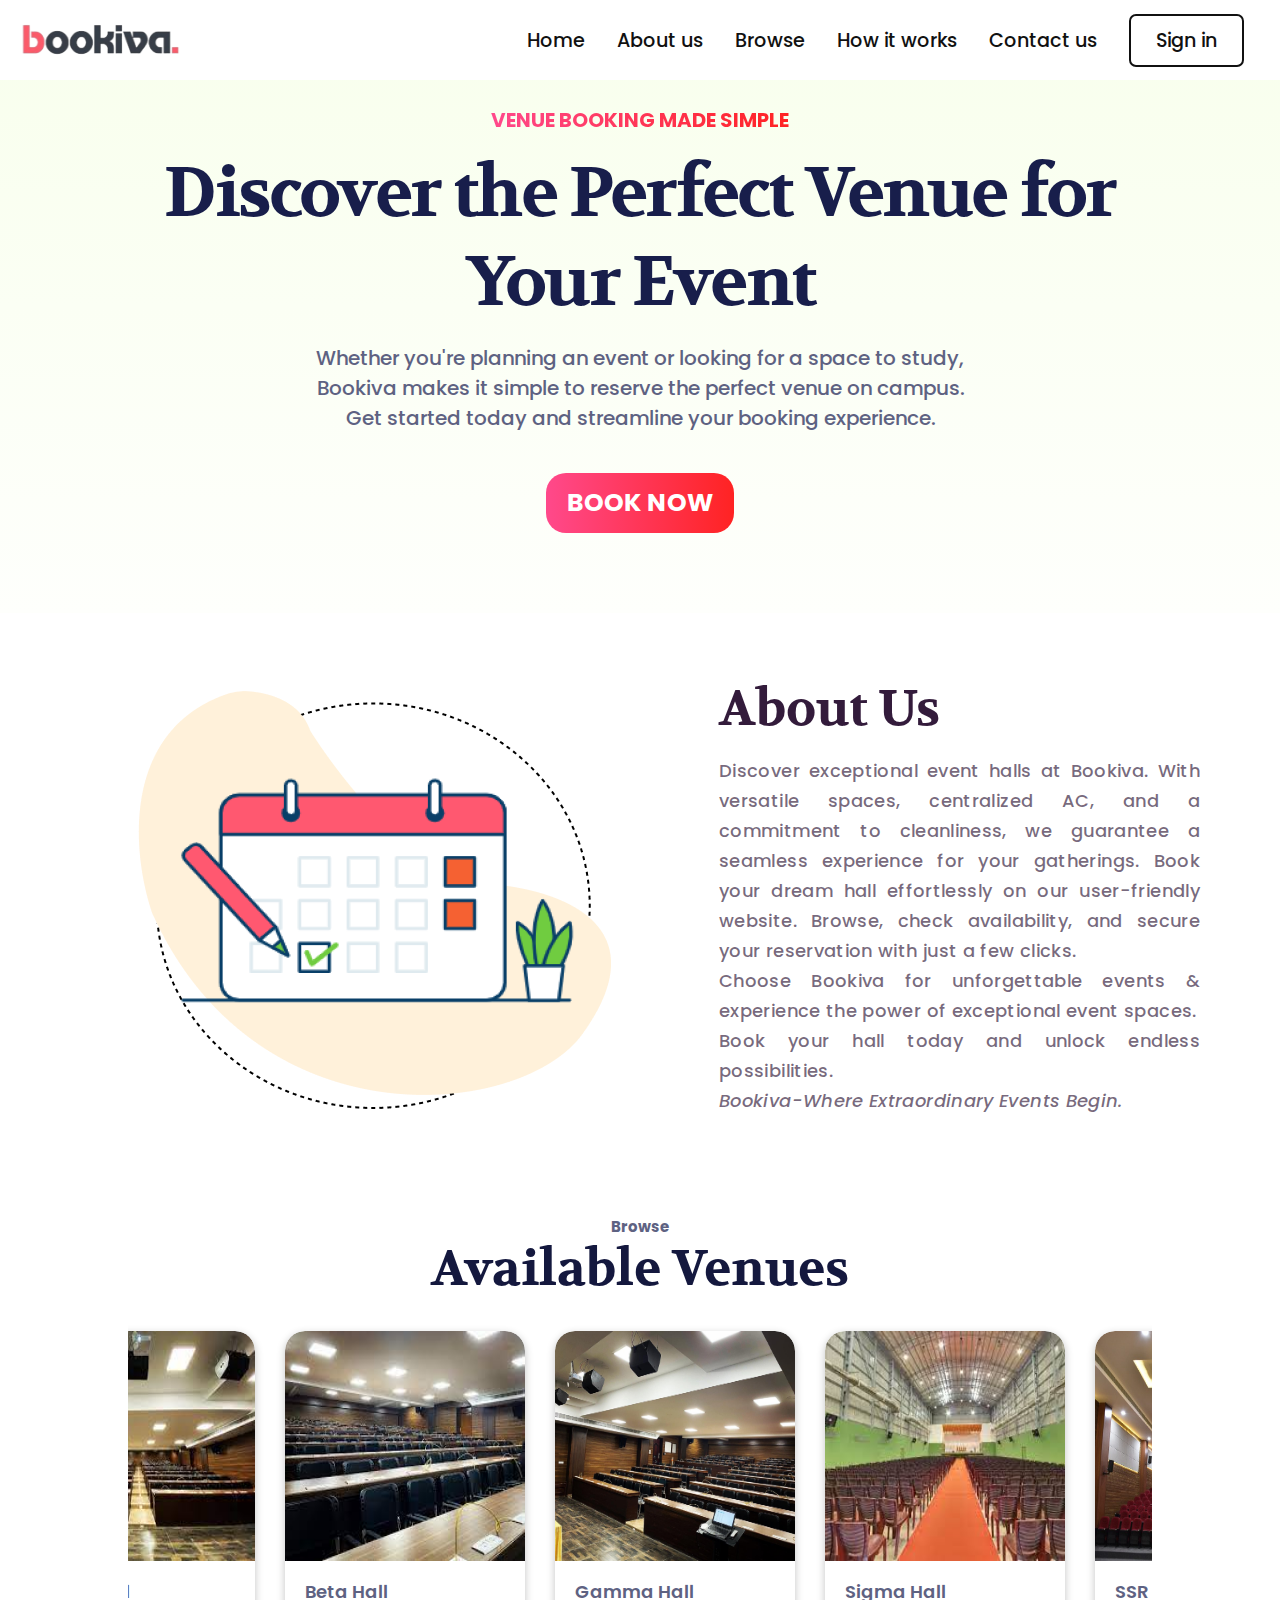
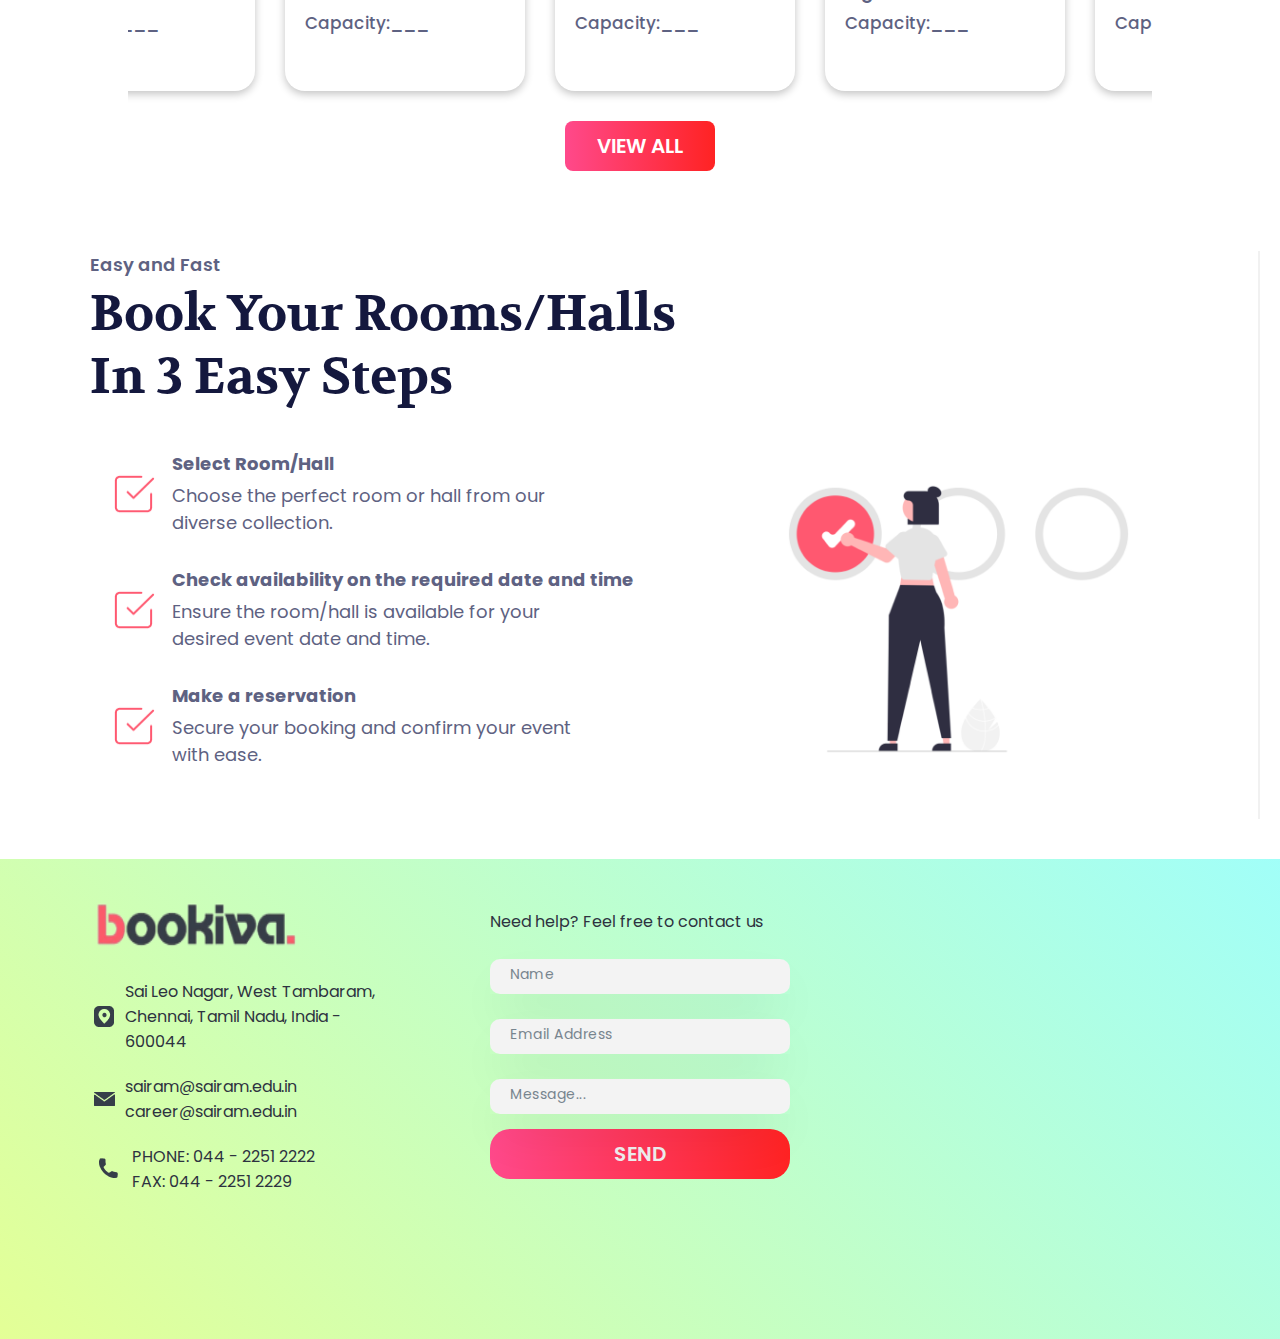
<file: index.html>
<!DOCTYPE html>
<html lang="en">
<head>
    <meta charset="UTF-8">
    <meta name="viewport" content="width=device-width, initial-scale=1.0">
    <title>Bookiva</title>
    <link rel="stylesheet" href="css/style.css">
    <link rel="stylesheet" href="https://use.fontawesome.com/releases/v5.15.4/css/all.css" integrity="sha384-DyZ88mC6Up2uqS4h/KRgHuoeGwBcD4Ng9SiP4dIRy0EXTlnuz47vAwmeGwVChigm" crossorigin="anonymous"/>
    <link rel="preconnect" href="https://fonts.googleapis.com">
    <link rel="preconnect" href="https://fonts.gstatic.com" crossorigin>
    <link href="https://fonts.googleapis.com/css2?family=Poppins:wght@400;500;700&display=swap" rel="stylesheet">
    <link rel="preconnect" href="https://fonts.googleapis.com">
    <link rel="preconnect" href="https://fonts.gstatic.com" crossorigin>
    <link href="https://fonts.googleapis.com/css2?family=Volkhov:ital,wght@0,400;0,700;1,700&display=swap" rel="stylesheet">
</head>
<body>
    <!--navbar section -->
    <nav class="navbar" id="navbar">
        <div class="navbar_container">
            <div class="navbar_logo">
                <img src="public/images/logo.png" alt="Bookiva">
            </div>
            <div class="navbar_toggle" id="mobile_menu">
                <span class="bar"></span>
                <span class="bar"></span>
                <span class="bar"></span>
            </div>
            <ul class="navbar_menu">
                <li class="navbar_items">
                    <a href="#home" onclick="mobileMenu()" class="navbar_links">Home</a>
                </li>
                <li class="navbar_items">
                    <a href="#about" onclick="mobileMenu()" class="navbar_links">About us</a>
                </li>
                <li class="navbar_items">
                    <a href="#browse" onclick="mobileMenu()"  class="navbar_links">Browse</a>
                </li>
                <li class="navbar_items">
                    <a href="#howto" onclick="mobileMenu()"  class="navbar_links">How it works</a>
                </li>
                <li class="navbar_items">
                    <a href="#contact" onclick="mobileMenu()"  class="navbar_links">Contact us</a>
                </li>
                <li class="navbar_btn">
                    <a href="/"  onclick="mobileMenu()" class="button">Sign in</a>
                </li>
            </ul>
        </div>
    </nav>

    <!--hero section-->
    <div class="hero" id="home">
        <div class="hero_container">
            <h3 class="tagline">VENUE BOOKING MADE SIMPLE</h3>
            <h1 class="hero_heading">Discover the Perfect Venue for Your Event</h1>
            <p class="hero_description">Whether you're planning an event or looking for a space to study, Bookiva makes it simple to reserve the perfect venue on campus. Get started today and streamline your booking experience.</p>
            <button class="hero_btn">
                <a href="venue.html">BOOK NOW</a>
            </button>
        </div>
    </div>

    <!--about section-->
    <div class="about" id="about">
        <div class="about_container">
            <div class="about_img">
                <img src="public/images/about-us.png" alt="abt-img">
            </div>
        <div class="about_content_container">
            <h3 class="about_heading">About Us</h3>
            <div class="about_content">
            <p>Discover exceptional event halls at Bookiva. With versatile spaces, centralized AC, and a commitment to cleanliness, we guarantee a seamless experience for your gatherings. Book your dream hall effortlessly on our user-friendly website. Browse, check availability, and secure your reservation with just a few clicks. </p>
                <p>Choose Bookiva for unforgettable events & experience the power of exceptional event spaces.</p>
                <p>Book your hall today and unlock endless possibilities.
                <i>Bookiva-Where Extraordinary Events Begin.</i></p>
            </div>
        </div>
        </div>
    </div>

    <!--Browse section-->
    <div class="browse" id="browse">
        <div class="browse_container">
            <div class="heading">
                <h5 class="small_heading">Browse</h5>
                <h3 class="main_heading">Available Venues</h3>
            </div>
        </div>
        <div class="container">
            <div class="slide-track">
            <div class="card">
                <div class="card-image">
                    <img src="venue images/alpha.jpeg" alt="">
                </div>
                <div class="content">
                    <div class="venue-details">
                        <h2>Alpha Hall</h2>
                        <p>Capacity:___</p>
                    </div>
                </div>
            </div>
            <div class="card">
                <div class="card-image">
                    <img src="venue images/beta.jpeg" alt="">
                </div>
                <div class="content">
                    <div class="venue-details">
                        <h2>Beta Hall</h2>
                        <p>Capacity:___</p>
                    </div>
                </div>
            </div>
            <div class="card">
                <div class="card-image">
                    <img src="venue images/gamma.jpeg" alt="">
                </div>
                <div class="content">
                    <div class="venue-details">
                        <h2>Gamma Hall</h2>
                        <p>Capacity:___</p>
                    </div>
                </div>
            </div>
            <div class="card">
                <div class="card-image">
                    <img src="venue images/sigma.jpeg" alt="">
                </div>
                <div class="content">
                    <div class="venue-details">
                        <h2>Sigma Hall</h2>
                        <p>Capacity:___</p>
                    </div>
                </div>
            </div>
            <div class="card">
                <div class="card-image">
                    <img src="venue images/ssr.jpg" alt="">
                </div>
                <div class="content">
                    <div class="venue-details">
                        <h2>SSR Hall</h2>
                        <p>Capacity:___</p>
                    </div>
                </div>
            </div>
            <div class="card">
                <div class="card-image">
                    <img src="venue images/vrr.jpg" alt="">
                </div>
                <div class="content">
                    <div class="venue-details">
                        <h2>VRR Hall</h2>
                        <p>Capacity:___</p>
                    </div>
                </div>
            </div>
            <div class="card">
                <div class="card-image">
                    <img src="venue images/alpha.jpeg" alt="">
                </div>
                <div class="content">
                    <div class="venue-details">
                        <h2>Alpha Hall</h2>
                        <p>Capacity:___</p>
                    </div>
                </div>
            </div>
            <div class="card">
                <div class="card-image">
                    <img src="venue images/beta.jpeg" alt="">
                </div>
                <div class="content">
                    <div class="venue-details">
                        <h2>Beta Hall</h2>
                        <p>Capacity:___</p>
                    </div>
                </div>
            </div>
            <div class="card">
                <div class="card-image">
                    <img src="venue images/gamma.jpeg" alt="">
                </div>
                <div class="content">
                    <div class="venue-details">
                        <h2>Gamma Hall</h2>
                        <p>Capacity:___</p>
                    </div>
                </div>
            </div>
            <div class="card">
                <div class="card-image">
                    <img src="venue images/sigma.jpeg" alt="">
                </div>
                <div class="content">
                    <div class="venue-details">
                        <h2>Sigma Hall</h2>
                        <p>Capacity:___</p>
                    </div>
                </div>
            </div>
            <div class="card">
                <div class="card-image">
                    <img src="venue images/ssr.jpg" alt="">
                </div>
                <div class="content">
                    <div class="venue-details">
                        <h2>SSR Hall</h2>
                        <p>Capacity:___</p>
                    </div>
                </div>
            </div>
            <div class="card">
                <div class="card-image">
                    <img src="venue images/vrr.jpg" alt="">
                </div>
                <div class="content">
                    <div class="venue-details">
                        <h2>VRR Hall</h2>
                        <p>Capacity:___</p>
                    </div>
                </div>
            </div>
            </div>
        </div>
        <div class="see-more">
            <button class="view-more">
                <a href="venue.html">VIEW ALL</a>
            </button>
        </div>
    </div>   

    <!--how it works-->
    <div class="how-to" id="howto">
    <div class="how-it-works">
        <p class="how-it-works-easy-fast">Easy and Fast</p>
        <h1 class="how-it-works-heading">Book Your Rooms/Halls In 3 Easy Steps</h1>
        <div class="how-it-works-container">            
          <div class="steps">
            <div class="steps-item">
              <img src="public/images/check-square.png" alt="check-img">
              <div class="steps-text">
                <h2 class="steps-heading">Select Room/Hall</h2>
                <p class="steps-content">Choose the perfect room or hall from our diverse collection.</p>
              </div>
            </div>
            <div class="steps-item">
              <img src="public/images/check-square.png" alt="check-img">
              <div class="steps-text">
                <h2 class="steps-heading">Check availability on the required date and time</h2>
                <p class="steps-content">Ensure the room/hall is available for your desired event date and time.</p>
              </div>
            </div>
            <div class="steps-item">
              <img src="public/images/check-square.png" alt="check-img">
              <div class="steps-text">
                <h2 class="steps-heading">Make a reservation</h2>
                <p class="steps-content">Secure your booking and confirm your event with ease.</p>
              </div>
            </div>
          </div>
          <div class="book-img">
            <img src="public/images/undraw-check-boxes-re-v-40-f-1.png" alt="book-img">
          </div>
        </div>
    </div>
    </div>

  <!--footer-->
  <section id="contact" class="footer">
    <div class="contact">
        <div class="logo">
          <img src="public/images/logo.png" alt="logo-img">
        </div>
        <div class="address">
          <img src="public/images/location-logo.png" alt="contact-img">
          <div class="address_line">
            <p>Sai Leo Nagar, West Tambaram, Chennai, Tamil Nadu, India - 600044</p>
          </div>
        </div>
        <div class="mail">
          <img src="public/images/mail-logo.png" alt="contact-img">
          <div class="mail_line">
            <p>sairam@sairam.edu.in</p>
            <p>career@sairam.edu.in</p>
          </div>
        </div>
        <div class="phone">
          <img src="public/images/phone-logo.png" alt="contact-img">
          <div class="phone_line">
            <p>PHONE: 044 - 2251 2222</p>
            <p>FAX: 044 - 2251 2229</p>
          </div>
        </div>
      </div>
        <div class="form">
            <div class="subtitle">Need help? Feel free to contact us</div>
            <div class="input-container">
              <input id="firstname" class="input" type="text" placeholder=" " />
              <label for="firstname" class="placeholder">Name</label>
            </div>
            <div class="input-container">
              <input id="Email" class="input" type="email" placeholder=" " />
              <label for="Email" class="placeholder">Email Address</label>
            </div>
            <div class="input-container">
              <input id="message" class="input" type="text" placeholder=" " />
              <label for="message" class="placeholder">Message...</label>
            </div>
            <button type="text" class="send">SEND</button>
          </div>
        <div class="map-contact">
            <iframe src="https://www.google.com/maps/embed?pb=!1m18!1m12!1m3!1d3888.175064573149!2d80.04872638885497!3d12.960647099999996!2m3!1f0!2f0!3f0!3m2!1i1024!2i768!4f13.1!3m3!1m2!1s0x3a52f51f638ddfbb%3A0xf3aef7ec7c8979ba!2sSri%20Sairam%20Institute%20of%20Technology!5e0!3m2!1sen!2sin!4v1689157309296!5m2!1sen!2sin" width="400" height="300" style="border:0;" allowfullscreen="" loading="lazy" referrerpolicy="no-referrer-when-downgrade"></iframe>
        </div>
    </section>
    <script src="/js/main.js"></script>
    <script src="/js/cal.js"></script>
</body>
</html>
</file>
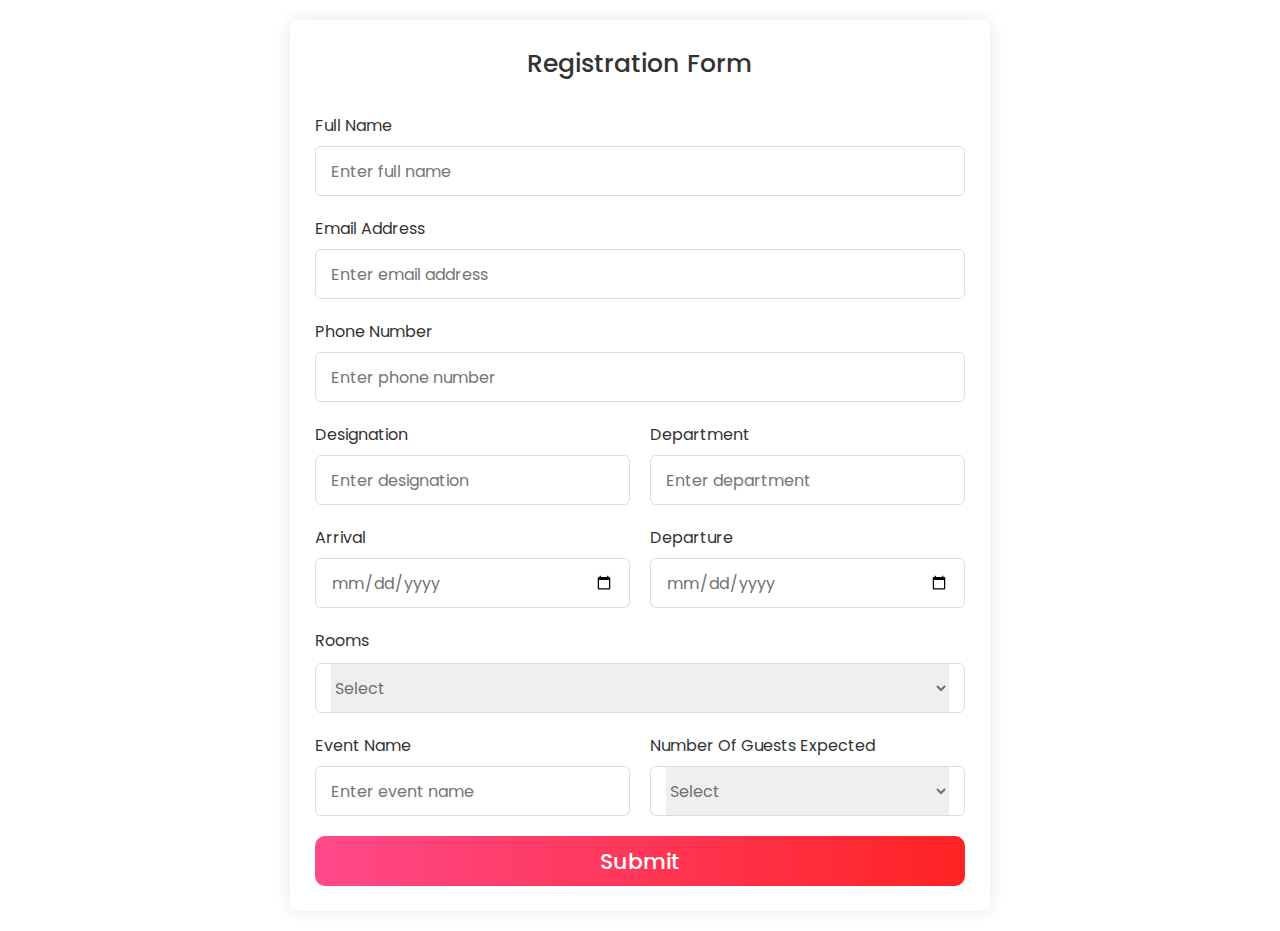
<file: forms.html>
<!DOCTYPE html>
<html lang="en">
<head>
    <meta charset="UTF-8">
    <meta name="viewport" content="width=device-width, initial-scale=1.0">
    <title>Book Rooms</title>
    <link rel="stylesheet" href="css/forms.css">
    <link rel="stylesheet" href="https://use.fontawesome.com/releases/v5.15.4/css/all.css" integrity="sha384-DyZ88mC6Up2uqS4h/KRgHuoeGwBcD4Ng9SiP4dIRy0EXTlnuz47vAwmeGwVChigm" crossorigin="anonymous"/>
    <link rel="preconnect" href="https://fonts.googleapis.com">
    <link rel="preconnect" href="https://fonts.gstatic.com" crossorigin>
    <link href="https://fonts.googleapis.com/css2?family=Poppins:wght@400;500;700&display=swap" rel="stylesheet">
    <link rel="preconnect" href="https://fonts.googleapis.com">
    <link rel="preconnect" href="https://fonts.gstatic.com" crossorigin>
    <link href="https://fonts.googleapis.com/css2?family=Volkhov:ital,wght@0,400;0,700;1,700&display=swap" rel="stylesheet">
</head>
<body>
    <div class="form-container">
        <header>Registration Form</header>
        <form action="/" class="form">
          <div class="forms-input">
            <label>Full Name</label>
            <input type="text" placeholder="Enter full name" required />
          </div>

          <div class="forms-input">
            <label>Email Address</label>
            <input type="text" placeholder="Enter email address" required />
          </div>

          <div class="forms-input">
            <label>Phone Number</label>
            <input type="number" placeholder="Enter phone number" required />
          </div>
          
          <div class="column">
            <div class="forms-input">
              <label>Designation</label>
              <input type="Text" placeholder="Enter designation" required />
            </div>
            <div class="forms-input">
                <label>Department</label>
                <input type="text" placeholder="Enter department" required />
            </div>
          </div>

          <div class="column">
            <div class="forms-input">
              <label>Arrival</label>
              <input type="date" placeholder="Enter birth date" required />
            </div>
            <div class="forms-input">
                <label>Departure</label>
                <input type="date" placeholder="Enter birth date" required />
            </div>
          </div>
  
          <div class="forms-input halls">
            <label>Rooms</label>
            <div class="column">
              <div class="select-box">
                <select>
                  <option hidden>Select</option>
                  <option>alpha</option>
                  <option>beta</option>
                  <option>gamma</option>
                  <option>sigma</option>
                </select>
              </div>
            </div>
          </div>
          <div class="column">
            <div class="forms-input">
                <label>Event Name</label>
                <input type="text" placeholder="Enter event name" required />
            </div>
            <div class="forms-input event">
              <label>Number Of Guests Expected</label>
              <div class="column">
                <div class="select-box">
                  <select>
                    <option hidden>Select</option>
                    <option>less than 50</option>
                    <option>less than 100</option>
                    <option>less than 200</option>
                    <option>less than 00</option>
                  </select>
                </div>
            </div>
            </div>
          </div>
          <button>Submit</button>
        </form>
      </div>
    </body>
  </html>
</file>
<file: css/style.css>
*{
    box-sizing: border-box;
    margin: 0;
    padding: 0;
    font-family: 'Poppins',sans-serif;
    scroll-behavior: smooth;

}
/*navbar section*/
.navbar {
    position: fixed;
    top: 0;
    left: 0;
    width: 100%;
    background: #ffffff;
    height: 80px;
    width: 100vw;
    display: flex;
    justify-content: center;
    align-items: center;
    font-size: 1.2rem;
    z-index: 100;
}

.navbar_container {
    display: flex;
    justify-content: space-between;
    height: 80px;
    width: 100%;
    max-width: 1300px;
    margin: auto auto;
    padding: 20px 20px;
}

.navbar_logo {
    display: flex;
    align-items: center;
    cursor: pointer;
}

.navbar_logo img{
    width: 160px;
    height: 38px;
    flex-shrink: 0;
}
.navbar_menu {
    display: flex;
    align-items: center;
    list-style: none;
    text-align: center;
}

.navbar_items {
    height: 80px;
}

.navbar_links {
    color: #111111;
    display: flex;
    align-items: center;
    justify-content: center;
    text-decoration: none;
    padding: 0 1rem;
    height: 100%;
    font-weight: 500;
}

.navbar_links:hover {
    background: linear-gradient(90deg, #FF498B 0%, #FF2323 100%, #FF2323 100%);
    -webkit-background-clip: text;
    -webkit-text-fill-color: transparent;
    transform: translateY(-2px);
}

.navbar_btn {
    height: 60px;
    display: flex;
    align-items: center;
    justify-content: center;
    text-align: center;
    list-style: none;
    padding: 1rem 1rem;
}

.button {
    display: flex;
    justify-content: center;
    text-decoration: none;
    background-color: transparent;
    border: 2px solid #111111;
    border-radius: 7px;
    color: #111111;
    margin: 0;
    outline: none;
    padding: 10px 25px;
    text-align: center;
    transition: all 300ms cubic-bezier(.23, 1, 0.32, 1);  
    font-style: normal;
    font-weight: 500;
}

.button:hover {
  color: #fff;
  background: linear-gradient(90deg, #FF498B 0%, #FF2323 100%, #FF2323 100%);
  border: none;
  box-shadow: linear-gradient(90deg, #FF498B 0%, #FF2323 100%, #FF2323 100%) 0 8px 15px;
  transform: translateY(-2px);
}

.button:active {
  box-shadow: none;
  transform: translateY(0);
}

@media  screen and (max-width:1150px){
    .navbar {
        position: fixed;
        top: 0;
        left: 0;
        width: 100%;
        font-size: 1rem;
    }

    .navbar_container {
        display: flex;
        justify-content: space-between;
        height: 80px;
        width: 100%;
        z-index: 1;
        width: 100%;
        max-width: 1300px;
        padding: 20px 20px;
    }

    .navbar_logo img {
        width: 160px;
        height: 40px;
        flex-shrink: 0;
    }
}
@media screen and (max-width: 1000px) {
    .navbar {
        height: 60px;
    }

    .navbar_container {
        display: flex;
        height: 60px;
        justify-content: space-between;
        width: 100%;
        max-width: 1300px;
        padding: 0;
    }

    .navbar_menu {
        display: grid;
        grid-template-columns: auto;
        margin: 0;
        width: 100%;
        position: absolute;
        top: -1000px;
        opacity: 1;
        transition: all 0.5s ease;
        z-index: -1;
    }

    .navbar_menu.active {
        background: #ffffff;
        top: 100%;
        opacity: 1;
        transition: all 0.5s ease;
        z-index: 99;
        height: 70vh;
        font-size: 1.2rem;
    }

    .navbar_logo {
        padding-left: 25px;
        align-items: center;
    }

    .navbar_logo img {
        width: 160px;
        height: 40px;
        flex-shrink: 0;
    }

    .navbar_toggle .bar {
        width: 25px;
        height: 3px;
        margin: 5px auto;
        transition: all 0.3s ease-in-out;
        background: #111111;
    }

    .navbar_items {
        width: 100%;
        height: 50px;
    }

    .navbar_links {
        color: #111111;
        text-align: center;
        width: 100%;
        display: table;
    }


    #mobile_menu {
        position: absolute;
        top: 20%;
        right: 5%;
        transform: translate(5%,20%);
    }

    .navbar_toggle .bar {
        display: block;
        cursor: pointer;
    }

    #mobile_menu.is-active .bar:nth-child(2) {
        opacity: 0;
    }

    #mobile_menu.is-active .bar:nth-child(1) {
        transform: translateY(8px) rotate(45deg);
    }

    #mobile_menu.is-active .bar:nth-child(3) {
        transform: translateY(-8px) rotate(-45deg);
    }
}

/*hero-section*/
.hero {
    background: linear-gradient(180deg, #F8FFEC 0%, #FEFFFC 100%);
    padding: 25px 0 0 0;
    display: flex;
    align-items: center;
    justify-content: center;
}
.hero_container {
    padding-top: 30px;
    display: flex;
    flex-direction: column;
    justify-content: center;
    align-items: center;
    max-width: 1200px;
    text-align: center;
    padding: 80px 10px;
}
.tagline {
    font-family: Poppins;
    font-size: 20px;
    font-style: normal;
    font-weight: 700;
    text-transform: uppercase;
    background: linear-gradient(90deg, #FF498B 0%, #FF2323 100%, #FF2323 100%);
    -webkit-background-clip: text;
    -webkit-text-fill-color: transparent;
    margin-bottom: 15px;
}
.hero_heading {
    color: #181E4B;
    text-align: center;
    text-shadow: 0px 4px 80px 0px rgba(255, 38, 43, 0.25);
    font-family: Volkhov;
    font-size: 70px;
    font-style: normal;
    font-weight: 700;
    line-height: 89px;
    letter-spacing: -2.8px;
    padding: 0 50px;
    margin-bottom: 15px;
}

.hero_description{
    color: #5E6282;
    text-align: center;
    font-family: Poppins;
    font-size: 20px;
    font-style: normal;
    font-weight: 500;
    line-height: normal;
    margin-bottom: 20px;
    padding: 0 250px;
}

.hero_btn {
    display: flex;
    justify-content:center;
    align-items: center;
    border-radius: 20px;
    background: linear-gradient(90deg, #FF498B 0%, #FF2323 100%, #FF2323 100%);
    width: 188px;
    height: 60px;
    border: 0;
    margin: 20px auto 0 auto;
    transition: all 300ms cubic-bezier(.23, 1, 0.32, 1);  
}

.hero_btn a {
    text-decoration: none;
    text-align: center;
    color: #FFF;
    font-family: Poppins;
    font-size: 25px;
    font-style: normal;
    font-weight: 700;  
}

.hero_btn:hover{
    transform: translateY(-2px);
}

@media screen and (max-width: 1000px) {
    .hero_container {
        padding-top:40px;
        margin: 10px;
    }

    .tagline {
        font-size: 20px;
    }

    .hero_heading {
        padding: 0 40px;
    }

    .hero_description{
        margin-bottom: 20px;
        padding: 0 100px;
    }   
}

@media screen and (max-width: 580px) {
    .hero {
        padding: 30px 0;
    }
    .hero_container {
        padding: 100px 20px 30px 20px;
        margin: 20px;
    }   

    .tagline {
        font-size: 17x;
        font-weight: 650;
        margin-bottom: 10px;
    }
    
    .hero_heading {
        text-shadow: 0px 2px 30px 0px rgba(255, 38, 43, 0.25);
        font-size: 60px;
        font-weight: 650;
        line-height: 65px;
        letter-spacing: -2.8px;
        padding: 0 25px;
        margin-bottom: 10px;
    }
    
    .hero_description{
        font-size: 18px;
        font-weight: 450;
        margin-bottom: 15px;
        padding: 0 40px;
    }
    
    .hero_btn {
        border-radius: 10px;
        background: linear-gradient(90deg, #FF498B 0%, #FF2323 100%, #FF2323 100%);
        width: 120px;
        height: 40px;
        border: 0;
        margin: 8px auto;
        transition: all 300ms cubic-bezier(.23, 1, 0.32, 1);  
    }
    
    .hero_btn a {
        font-size: 18px;
        font-weight: 600;  
    }
    
    .hero_btn:hover{
        transform: translateY(-2px);
    }
}

/*about section*/

.about_container
{
    display: grid;
    grid-template-columns: 1fr 1fr;
    align-items: center;
    justify-content: center;
    max-width: 1300px;
    padding: 0 50px;
    margin: 0 auto;
    width: 100%;
    max-width: 1300px;
}

.about_img img {
    width: 599px;
    height: 579.68px;
}

.about_content_container {
    width: 100%;
    padding: 50px;
    margin: 20px;
}

.about_heading {
    color: #331B3B;
    font-family: Volkhov;
    font-size: 50px;
    font-style: normal;
    font-weight: 700;
    line-height: 106.3%;
    margin-bottom: 20px;
}

.about_content {
    color: rgba(51, 27, 59, 0.66);
    font-family: Poppins;
    font-size: 18px;
    font-style: normal;
    text-align: justify;
    font-weight: 500;
    line-height: 30px;
    letter-spacing: 0.36px;
    display: block;
    margin-bottom: 20px;
}

.about_content i{
    display: block;
}

.about_btn {
    justify-content:center;
    align-items: center;
    border-radius: 15px;
    background: linear-gradient(90deg, #FF498B 0%, #FF2323 100%);width: 148.207px;
    height: 47.521px;
    border: 0;
    margin: 10px auto;
    transition: all 300ms cubic-bezier(.23, 1, 0.32, 1);  
}

.about_btn a {
    text-decoration: none;
    text-align: center;
    color: #FFF;
    font-family: Poppins;
    font-size: 25px;
    font-style: normal;
    font-weight: 700;  
}

.about_btn:hover{
    transform: translateY(-2px);
}

@media  screen and (max-width: 1100px) {
    .about_container {
        display: grid;
        grid-template-columns: 1fr;
        align-items: center;
        justify-content: center;
        width: 100%;
        margin: 0 auto;
        padding: 20px 50px 20px 50px;
    }
    .about_img {
        display: flex;
        justify-content: center;
    }
    .about_img img {
        height: 425px;
        width: 425px;
    }
    .about_content_container {
        text-align: center;
        margin-bottom: 4rem;
    }
}


@media screen and (max-width: 580px) {
    .about {
        padding: 0;
    }

    .about_img {
        display: flex;
        justify-content: center;
    }
    .about_img img {
        height: 375px;
        width: 375px;
    }
    .about_content_container {
        text-align: center;
        margin-bottom: 3rem;
    }

    .about_heading {
        color: #331B3B;
        font-size: 45px;
        font-style: normal;
        font-weight: 650;
        line-height: 90%;
        margin-bottom: 12px;
    }
    
    .about_content {
        font-size: 16px;
        font-weight: 500;
        letter-spacing: 0;
        display: block;
        margin-bottom: 15px;
    }
}

/*Browse section*/
.browse {
    padding: 0px;
}

.browse_container {
    padding: 10px 30px;
    justify-content: center;
    align-items: center;
}

.heading {
    color: var(--textclr, #5E6282);
    text-align: center;
    font-size: 18px;
    font-style: normal;
    font-weight: 600;
}

.main_heading {
    color: var(--3rd, #14183E);
    text-align: center;
    font-family: Volkhov;
    font-size: 50px;
    font-style: normal;
    font-weight: 700;
    text-transform: capitalize;
}

.browse .container {
    height: 400px;
    position: relative;
    overflow: hidden;
    display: grid;
    place-items: center;
}

.browse .container::before,.browse .container::after {
    background: linear-gradient(to right,rgba(225,225,225,1) 0%,rgba(255,255,255,1)0%);
    content: '';
    height: 100%;
    position: absolute;
    width: 10%;
    z-index: 2;
}

.browse .container::before {
    left: 0;
    top: 0;
}

.browse .container::after {
    right: 0;
    top: 0;
    transform: rotateZ('180deg');
}

.slide-track {
    display: flex;
    animation: scroll 30s linear infinite;
    width: calc(280*12);
}

@keyframes scroll {
    0% {
        transform: translateX(0);
    }
    100% {
        transform: translateX(calc(-280px*6));
    }
}

.slide-track:hover {
    /*animation-play-state: paused;*/
}

.card {
    background: white;
    margin: 0 15px;
    align-items: center;
    overflow: hidden;
    width: 240px;
    height: 360px;
    border-radius: 1.25rem;
    box-shadow: rgba(0, 0, 0, 0.24) 0px 3px 8px;
}

.card:hover {
    transform: scale(1.03);
    transition: all 0.5s ease;
}

.card-image {
    height: 230px;
    border-radius: 1.25rem 1.25rem 0 0 ;
}

.card-image img {
    height: 100%;
    width: 100%;
    border-top-right-radius: 20px;
    border-top-left-radius: 20px;
}

.content {
    margin: 20px;
    display: flex;
}

.venue-details h2 {
    color: var(--textclr, #5E6282);
    font-family: Poppins;
    font-size: 18px;
    font-style: normal;
    font-weight: 600;
    line-height: 124.5%; /* 24.9px */
}

.venue-details p {
    color: var(--textclr, #5E6282);
    font-family: Poppins;
    font-size: 17px;
    font-weight: 500;
    line-height: 124.5%; /* 19.92px */
    margin-top: 10px;
}

.card a{
    padding: 5px 10px;
    display: block;
    text-align: center;
    margin: 10px 30px;
    text-decoration: none;
    background: linear-gradient(90deg, #FF498B 0%, #FF2323 100%, #FF2323 100%);
    border: none;
    border-radius: 10px;
    box-shadow: linear-gradient(90deg, #FF498B 0%, #FF2323 100%, #FF2323 100%) 0  8px 15px;
    color: #ffffff;
}

.see-more {
    display: flex;
    justify-content: center;
    align-items: center;
    margin-bottom: 30px;
}

.view-more {
    display: flex;
    justify-content:center;
    align-items: center;
    border-radius: 8px;
    background: linear-gradient(90deg, #FF498B 0%, #FF2323 100%, #FF2323 100%);
    width: 150px;
    height: 50px;
    border: 0;
    margin: 10px auto;
    margin-bottom: 30px;
    transition: all 300ms cubic-bezier(.23, 1, 0.32, 1);  
}

.view-more a {
    text-decoration: none;
    text-align: center;
    color: #FFF;
    font-family: Poppins;
    font-size: 20px;
    font-style: normal;
    font-weight: 600;  
}

.view-more:hover{
    transform: translateY(-2px);
}


/*how_it_works */

.how-to {
    padding: 20px;
}
.how-it-works {
    position: relative;
    width: 100%;
    background-color: #fff;
    padding: 40px 50px;
    justify-content: space-between;
    border-right: 2px solid #f1f1f1;
  }
  
.how-it-works-easy-fast {
    color: var(--textclr, #5E6282);
    text-align: left;
    font-family: Poppins;
    font-size: 18px;
    font-style: normal;
    font-weight: 600;
    line-height: normal;
    margin-bottom: 5px;
}
  
.how-it-works-heading {
    color: var(--3rd, #14183E);
    font-family: Volkhov;
    font-size: 40px;
    font-style: normal;
    font-weight: 700;
    text-transform: capitalize;
    margin-bottom: 20px;
    max-width: 100%;
}
  
.how-it-works-container {
    display: flex;
    flex-wrap: wrap;
    justify-content: space-between;
    align-items: center;
    margin-bottom: 20px;
    padding: 20px;
}
  
.steps {
    display: flex;
    flex-direction: column;
    max-width: 100%;
}
  
.steps-item {
    display: flex;
    align-items: center;
    margin-bottom: 30px;
}
  
.steps-text {
    margin-left: 15px;
}
  
.steps-item img{
    height: 47px;
    width:47px;
}

.steps-heading {
    color: var(--textclr, #5E6282);
    font-family: Poppins;
    font-size: 18px;
    font-style: normal;
    font-weight: 700;
  }
  
  .steps-content {
    color: var(--textclr, #5E6282);
    font-family: Poppins;
    font-size: 18px;
    font-style: normal;
    font-weight: 400;
    max-width: 400px;
    margin-top: 5px;
  }
  
  .book-img img {
    margin-right: 70px;
    width: 100%;
    max-width: 400px;
    height: auto;
  }
  
  /* Media Queries */
  @media (min-width: 800px) {
    .how-it-works {
      padding: 0 70px;
    }
  
    .how-it-works-heading {
      font-size: 50px;
      max-width: 650px;
    }
  
    .steps-content {
      width: 550px;
    }
  
    .book-img{
        width: 400px;
        height: 350px;
    }

    .book-img img {
      width: 381px;
      height: 340px;
    }
  }
  
  /*footer*/
  .footer{
    display: flex;
    justify-content: center;
    align-items: flex-start;
    flex-wrap: row wrap;
    width: 100%;
    gap:8%;
    position: relative;
    background:linear-gradient(225deg, rgba(75, 254, 242, 0.52) 0%, rgba(199, 255, 41, 0.49) 100%);
    padding:40px;
  }

  .logo img{
    width: 203px;
    height: 53px;
  }
   
  .contact {
    width:300px;
    display:flex;
    flex-direction: column;
    color: #2D3240;
    font-family: Poppins;
    font-size: 16px;
    font-style: normal;
    font-weight: 400;
    line-height: normal;
  }
  
  .address,
  .mail,
  .phone {
    display: flex;
    align-items: center;
    margin-top: 20px;
  }
  
  .address img,
  .mail img,
  .phone img {
    margin-right: 10px;
  }
  
  .address img {
    width: 21.387px;
    height: 21.387px;
  }

  .mail img {
    width: 21px;
    height: 14px;
    flex-shrink: 0;
  }

  .phone img {
    width: 27.875px;
    height: 27.875px;
  }

  .form {
    border-radius: 10px;
    box-sizing: border-box;
    height: 400px;
    width: 300px;
    align-items: center;
  }

  .subtitle {
    color: #2D3240;
    font-family: Poppins;
    font-size: 16px;
    font-style: normal;
    font-weight: 400;
    margin-top: 10px;
    width:100%;
  }

  .input-container {
    margin-top: 25px;
    height: 35px;
    position: relative;
    box-shadow: 0px 24px 48px -12px rgba(0, 0, 0, 0.18);
    width: 100%;
  }

  .input {
    border-radius: 10px;
    border:0;
    background: #F3F3F3;
    box-sizing: border-box;
    font-size: 18px;
    color: #2D3240;
    font-family: Poppins;
    font-size: 16px;
    height: 100%;
    padding: 5px 20px 0;
    width: 100%;
  }

  .placeholder {
    color: var(--muted-color, #78858F);
    font-family: Poppins;
    font-size: 14px;
    font-style: normal;
    font-weight: 400;
    line-height: normal;
    letter-spacing: 0.5px;
    left: 20px;
    pointer-events: none;
    position: absolute;
    transform-origin: 0 50%;
    transition: transform 200ms, color 200ms;
    top: 5px;
  }

  .input:focus ~ .placeholder,
  .input:not(:placeholder-shown) ~ .placeholder {
    transform: translateY(-30px) translateX(0px) scale(0.75);
  }

  .input:not(:placeholder-shown) ~ .placeholder {
    color: #000000;
  }

  .input:focus ~ .placeholder {
    color: #000000;
  }

  .send{
    display: flex;
    justify-content:center;
    align-items: center;
    border-radius: 20px;
    background: linear-gradient(90deg, #FF498B 0%, #FF2323 100%, #FF2323 100%);
    border: 0;
    margin: 10px auto;
    color: #eee;
    cursor: pointer;font-family: Poppins;
    font-size: 20px;
    font-style: normal;
    font-weight: 600;
    line-height: normal;
    letter-spacing: 0.5px;
    height: 50px;
    margin-top: 15px;
    outline: 0;
    width: 100%; 
  }

  .send:hover{
    transform: translateY(-2px);
  }

  .map-contact iframe{
    border-radius: 5px;
    width: 100%;
    height: 300px;
  }

  .iframe{
    align-items: center;
    justify-content: center;
    display: flex;
  }

  @media screen and (max-width: 800px) {
    .footer{
        flex-direction: column;
        gap: 25px;
        justify-content: center;
        align-items: center;
        padding: 8% 5%;
    }
  
    .contact-details{
        width: unset;
        gap: 20px;
        padding-left: 8%;
    }
  
    .map-contact{
        display: flex;
        width: 100%;
        justify-content: center;
        align-items: center;
    }
  
    .form{
        width: 92%;
        padding: 20px;
    }
  
    .form h1{
        font-size: 1.5rem;
        font-weight: 600;
        letter-spacing: -1px;
        text-align: center;
        text-transform: uppercase;
    }
  
    .form label{
        font-size: 0.9rem;
    }
  
    .form input[placeholder]{
        font-size: 0.8rem;
    }
  
    textarea[placeholder]{
        font-size: 0.8rem;
    }
  
    .map-contact iframe{
        border-radius: 5px;
        width: 80%;
        aspect-ratio: 1/1;
    }
  }
</file>
<file: css/forms.css>
* {
    margin: 0;
    padding: 0;
    box-sizing: border-box;
    font-family: "Poppins", sans-serif;
  }
  body {
    min-height: 100vh;
    display: flex;
    align-items: center;
    justify-content: center;
    padding: 20px;

  }
  .form-container {
    position: relative;
    max-width: 700px;
    width: 100%;
    background: #fff;
    padding: 25px;
    border-radius: 8px;
    box-shadow: 0 0 15px rgba(0, 0, 0, 0.1);
  }
  .form-container header {
    font-size: 25px;
    color: #333;
    font-weight: 500;
    text-align: center;
  }
  .form-container .form {
    margin-top: 30px;
  }
  .form .forms-input {
    width: 100%;
    margin-top: 20px;
  }
  .forms-input label {
    color: #333;
  }
  .form :where(.forms-input input, .select-box) {
    position: relative;
    height: 50px;
    width: 100%;
    outline: none;
    font-size: 1rem;
    color: #707070;
    margin-top: 8px;
    border: 1px solid #ddd;
    border-radius: 6px;
    padding: 0 15px;
  }
  .form .column {
    display: flex;
    column-gap: 20px;
  }
  .halls :where(input, .select-box) {
    margin-top: 10px;
  }
  .events :where(input, .select-box){
    margin-top: 10px;
  }
  .select-box select {
    height: 100%;
    width: 100%;
    outline: none;
    border: none;
    color: #707070;
    font-size: 1rem;
  }
  .form button {
    height: 50px;
    position: center;
    margin-top: 20px;
    width: 100%;
    color: #fff;
    font-size: 22px;
    font-weight: 450;
    border: none;
    cursor: pointer;
    border-radius:10px;
    background: linear-gradient(90deg, #FF498B 0%, #FF2323 100%, #FF2323 100%);

  }
.form button:hover {
  background: linear-gradient(90deg, #FF498B 0%, #FF2323 100%, #FF2323 100%);
  transform: translateY(-2px);
}

.form button:active {
  box-shadow: none;
  transform: translateY(0);
}
  /*Responsive*/
  @media screen and (max-width: 500px) {
    .form .column {
      flex-wrap: wrap;
    }
  }
</file>
